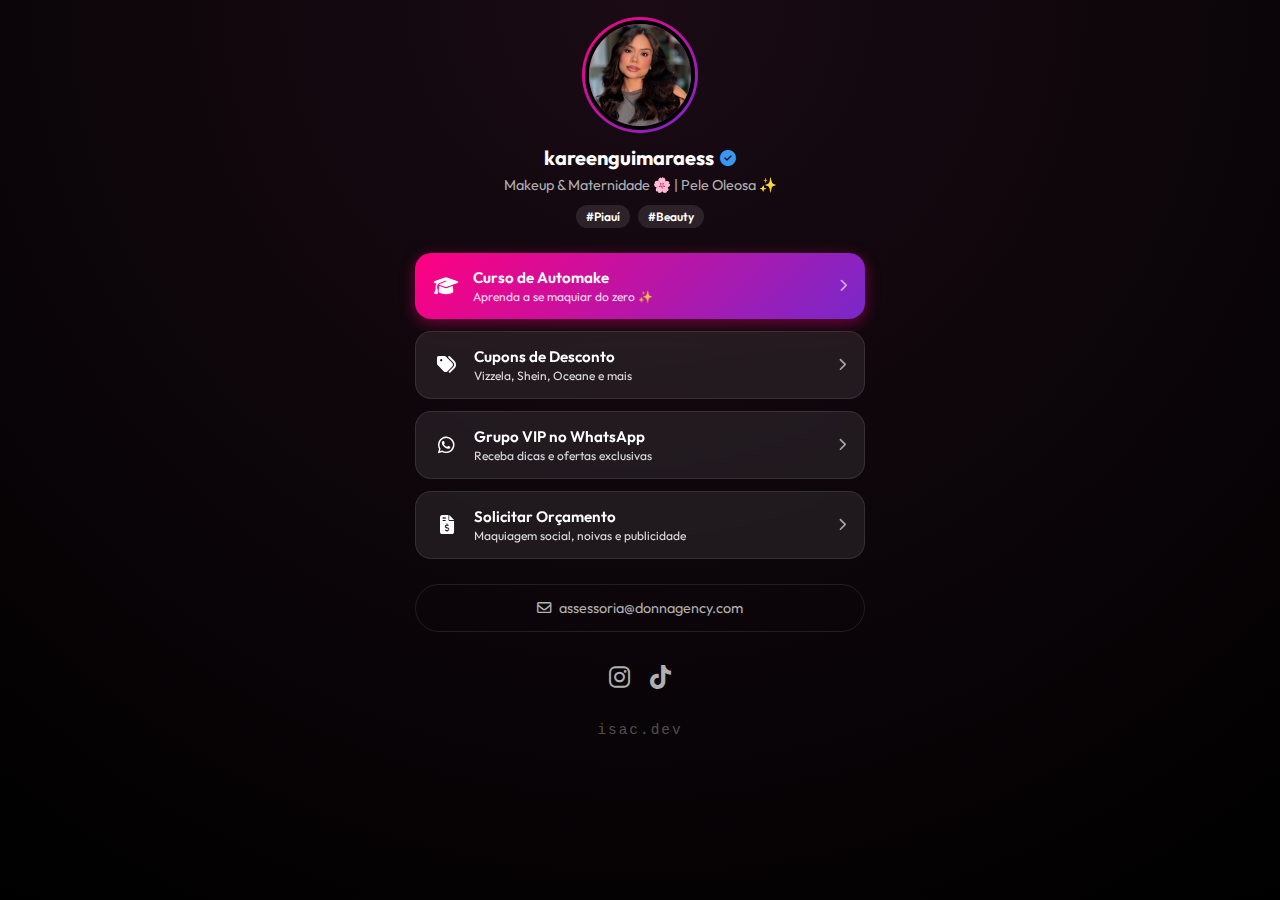
<file: index.html>
<!DOCTYPE html>
<html lang="pt-br">
<head>
    <meta charset="UTF-8">
    <meta name="viewport" content="width=device-width, initial-scale=1.0">
    <title>Kareen Guimarães | Links</title>
    
    <!-- Fontes e Ícones -->
    <link rel="preconnect" href="https://fonts.googleapis.com">
    <link rel="preconnect" href="https://fonts.gstatic.com" crossorigin>
    <link href="https://fonts.googleapis.com/css2?family=Outfit:wght@300;400;600;700&display=swap" rel="stylesheet">
    <link rel="stylesheet" href="https://cdnjs.cloudflare.com/ajax/libs/font-awesome/6.4.0/css/all.min.css">

    <!-- CSS -->
    <link rel="stylesheet" href="style.css">
</head>
<body>

    <div class="glass-container">
        
        <!-- HEADER -->
        <header>
            <div class="profile-wrapper">
                <div class="profile-border-spinner"></div>
                <img src="foto-kareen.jpeg" alt="Kareen" class="profile-pic">
            </div>
            
            <div class="header-info">
                <h1>kareenguimaraess <i class="fas fa-check-circle verified-badge"></i></h1>
                <p class="bio">Makeup & Maternidade 🌸 | Pele Oleosa ✨</p>
                <div class="tags">
                    <span>#Piauí</span>
                    <span>#Beauty</span>
                </div>
            </div>
        </header>

        <!-- LISTA DE LINKS -->
        <section class="link-list">
            
            <!-- Link 1: Curso -->
            <a href="https://pay.kiwify.com.br/nKdAXgQ?utm_source=ig&utm_medium=social&utm_content=link_in_bio&fbclid=PAZXh0bgNhZW0CMTEAc3J0YwZhcHBfaWQMMjU2MjgxMDQwNTU4AAGnuGVA_TRQz99uRVejnlVljNfQ_S00fdITllUK1bYethkhaQ9OUQQqLnrGwQs_aem_NQc7KBsb-d1VcXe-MP3y1g" target="_blank" class="link-card featured-card">
                <div class="card-content">
                    <div class="icon-box"><i class="fas fa-graduation-cap"></i></div>
                    <div class="text-box">
                        <h3>Curso de Automake</h3>
                        <p>Aprenda a se maquiar do zero ✨</p>
                    </div>
                </div>
                <i class="fas fa-chevron-right arrow-icon"></i>
            </a>

            <!-- Link 2: Cupons -->
            <a href="LINK_DOS_CUPONS_AQUI" class="link-card glass-card">
                <div class="card-content">
                    <div class="icon-box"><i class="fas fa-tags"></i></div>
                    <div class="text-box">
                        <h3>Cupons de Desconto</h3>
                        <p>Vizzela, Shein, Oceane e mais</p>
                    </div>
                </div>
                <i class="fas fa-chevron-right arrow-icon"></i>
            </a>

            <!-- Link 3: Grupo VIP -->
            <a href="LINK_DO_GRUPO_WPP" class="link-card glass-card">
                <div class="card-content">
                    <div class="icon-box"><i class="fab fa-whatsapp"></i></div>
                    <div class="text-box">
                        <h3>Grupo VIP no WhatsApp</h3>
                        <p>Receba dicas e ofertas exclusivas</p>
                    </div>
                </div>
                <i class="fas fa-chevron-right arrow-icon"></i>
            </a>
            
            <!-- Link 4: Orçamento -->
            <a href="LINK_PARA_ORCAMENTO" class="link-card glass-card">
                <div class="card-content">
                    <div class="icon-box"><i class="fas fa-file-invoice-dollar"></i></div>
                    <div class="text-box">
                        <h3>Solicitar Orçamento</h3>
                        <p>Maquiagem social, noivas e publicidade</p>
                    </div>
                </div>
                <i class="fas fa-chevron-right arrow-icon"></i>
            </a>

        </section>

        <!-- ÁREA DE CONTATO -->
        <div class="contact-area">
            <button class="glass-btn" id="btn-email">
                <i class="far fa-envelope"></i> assessoria@donnagency.com
            </button>
        </div>

        <!-- REDES SOCIAIS -->
        <footer class="socials">
            <a href="https://instagram.com/kareenguimaraess"><i class="fab fa-instagram"></i></a>
            <a href="https://www.tiktok.com/@kareenguimaraess?_r=1&_t=ZS-935tJiS7KQa"><i class="fab fa-tiktok"></i></a>
        </footer>

        <!-- SEU COPYRIGHT (LINK CLICÁVEL) -->
        <a href="https://isacsampa.github.io/Portiflio-isac.dev/?utm_source=ig&utm_medium=social&utm_content=link_in_bio&fbclid=PAZXh0bgNhZW0CMTEAc3J0YwZhcHBfaWQMMjU2MjgxMDQwNTU4AAGnfa6q-yQshqn4zC10CPSCQsDXoXKj3zUaSF5lcdAYI4iS5yz-0CXkPW9mnoc_aem_fBbkbTdVNnlfnYq1d6Osaw" target="_blank" class="developer-credit">
            isac.dev
        </a>

    </div>

    <!-- TOAST -->
    <div id="toast">E-mail copiado!</div>

    <script src="script.js"></script>
</body>
</html>
</file>
<file: style.css>
:root {
    --bg-dark: #050505;
    --primary-pink: #ff0080;
    --secondary-purple: #7928ca;
    --text-white: #ffffff;
    --text-gray: #b0b0b0;
    --glass-bg: rgba(255, 255, 255, 0.08);
    --glass-border: rgba(255, 255, 255, 0.1);
    --gradient-brand: linear-gradient(135deg, #ff0080, #7928ca);
}

* {
    margin: 0;
    padding: 0;
    box-sizing: border-box;
    font-family: 'Outfit', sans-serif;
    -webkit-tap-highlight-color: transparent; /* Remove clique azul no mobile */
}

/* O BODY GARANTE A CENTRALIZAÇÃO GERAL */
body {
    background: radial-gradient(circle at top, #1a0b14, #000000);
    color: var(--text-white);
    min-height: 100vh;
    display: flex;
    justify-content: center; /* Centraliza Horizontalmente */
    align-items: flex-start; /* Alinha no topo (melhor para scroll no celular) */
    padding: 20px 15px;      /* Espaço nas laterais do celular */
}

/* CONTAINER PRINCIPAL (SIMULA UM APP) */
.glass-container {
    width: 100%;
    max-width: 450px; /* Largura ideal de celular */
    display: flex;
    flex-direction: column;
    align-items: center; /* Centraliza tudo dentro dele */
}

/* --- HEADER --- */
header {
    width: 100%;
    display: flex;
    flex-direction: column;
    align-items: center;
    text-align: center;
    margin-bottom: 25px;
}

.profile-wrapper {
    position: relative;
    width: 110px;
    height: 110px;
    margin-bottom: 15px;
}

.profile-border-spinner {
    position: absolute;
    inset: -3px;
    border-radius: 50%;
    background: var(--gradient-brand);
    z-index: -1;
    animation: spin 6s linear infinite;
}

.profile-pic {
    width: 100%;
    height: 100%;
    border-radius: 50%;
    object-fit: cover;
    border: 4px solid #000; /* Borda interna para contraste */
    background-color: #222;
    display: block;
}

@keyframes spin { 100% { transform: rotate(360deg); } }

.header-info h1 {
    font-size: 1.25rem;
    font-weight: 700;
    margin-bottom: 5px;
    display: flex;
    align-items: center;
    justify-content: center;
    gap: 6px;
}

.verified-badge { color: #3897f0; font-size: 1rem; }

.bio {
    color: var(--text-gray);
    font-size: 0.9rem;
    line-height: 1.4;
    margin-bottom: 10px;
}

.tags {
    display: flex;
    justify-content: center;
    gap: 8px;
}

.tags span {
    background: rgba(255, 255, 255, 0.1);
    padding: 4px 10px;
    border-radius: 20px;
    font-size: 0.75rem;
    font-weight: 600;
}

/* --- DESTAQUES (SCROLL HORIZONTAL) --- */
.highlights-scroll {
    display: flex;
    gap: 15px;
    width: 100%;
    overflow-x: auto;
    padding: 10px 5px 20px;
    justify-content: flex-start; /* Garante scroll no mobile */
    scrollbar-width: none;       /* Esconde barra no Firefox */
}

/* Centraliza os destaques se a tela for grande o suficiente */
@media (min-width: 400px) {
    .highlights-scroll { justify-content: center; }
}

.highlights-scroll::-webkit-scrollbar { display: none; } /* Esconde barra no Chrome/Safari */

.highlight-item {
    display: flex;
    flex-direction: column;
    align-items: center;
    cursor: pointer;
    min-width: 65px;
}

.story-ring {
    width: 60px;
    height: 60px;
    border-radius: 50%;
    background: var(--gradient-brand);
    padding: 2px;
    margin-bottom: 6px;
    display: flex;
    align-items: center;
    justify-content: center;
    font-size: 1.2rem;
    color: #fff;
    transition: transform 0.2s;
}
.story-ring i {
    background: #111;
    width: 100%;
    height: 100%;
    border-radius: 50%;
    display: flex;
    align-items: center;
    justify-content: center;
    border: 2px solid #000;
}

.highlight-item:hover .story-ring { transform: scale(1.05); }
.highlight-item span { font-size: 0.7rem; color: var(--text-gray); }

/* --- LINKS --- */
.link-list {
    width: 100%;
    display: flex;
    flex-direction: column;
    gap: 12px;
}

.link-card {
    display: flex;
    align-items: center;
    justify-content: space-between;
    padding: 15px 18px;
    border-radius: 16px;
    text-decoration: none;
    color: white;
    transition: all 0.3s ease;
}

.glass-card {
    background: var(--glass-bg);
    border: 1px solid var(--glass-border);
    backdrop-filter: blur(10px);
}
.glass-card:hover { background: rgba(255,255,255,0.15); transform: translateY(-2px); }

.featured-card {
    background: var(--gradient-brand);
    border: none;
    box-shadow: 0 4px 15px rgba(255, 0, 128, 0.4);
}
.featured-card:hover { transform: scale(1.02); }

.card-content { display: flex; align-items: center; gap: 15px; }
.icon-box { width: 25px; text-align: center; font-size: 1.2rem; }
.text-box h3 { font-size: 0.95rem; font-weight: 600; margin-bottom: 2px; }
.text-box p { font-size: 0.75rem; opacity: 0.85; }
.arrow-icon { font-size: 0.8rem; opacity: 0.6; }

/* --- CONTATO E FOOTER --- */
.contact-area { width: 100%; margin-top: 25px; }

.glass-btn {
    width: 100%;
    padding: 14px;
    background: transparent;
    border: 1px solid var(--glass-border);
    color: var(--text-gray);
    border-radius: 50px;
    font-size: 0.9rem;
    cursor: pointer;
    display: flex;
    align-items: center;
    justify-content: center;
    gap: 8px;
    transition: 0.3s;
}
.glass-btn:hover { border-color: var(--primary-pink); color: #fff; background: rgba(255,0,128,0.1); }

.socials { margin-top: 30px; display: flex; gap: 20px; }
.socials a { color: var(--text-gray); font-size: 1.5rem; transition: 0.3s; }
.socials a:hover { color: var(--primary-pink); transform: scale(1.1); }

/* --- TOAST --- */
#toast {
    visibility: hidden;
    min-width: 200px;
    background-color: #fff;
    color: #000;
    font-weight: 700;
    text-align: center;
    border-radius: 50px;
    padding: 12px;
    position: fixed;
    z-index: 100;
    bottom: 30px;
    left: 50%;
    transform: translateX(-50%); /* Centraliza perfeitamente o toast */
    box-shadow: 0 5px 15px rgba(0,0,0,0.3);
}
/* --- COPYRIGHT DO DEV --- */
.developer-credit {
    margin-top: 30px;
    margin-bottom: 10px;
    
    /* Fonte estilo código igual ao print */
    font-family: 'Courier New', monospace; 
    font-size: 0.9rem;
    
    /* Cor discreta mas legível */
    color: rgba(255, 255, 255, 0.3); 
    text-decoration: none; /* Remove o sublinhado do link */
    letter-spacing: 2px;   /* Espaçamento entre letras */
    
    transition: all 0.3s ease;
    display: inline-block; /* Garante que o efeito funcione */
}

/* Efeito ao passar o mouse (Neon Rosa) */
.developer-credit:hover {
    color: var(--primary-pink);
    text-shadow: 0 0 8px rgba(255, 0, 128, 0.8);
    transform: scale(1.1);
    letter-spacing: 4px; /* Efeito visual legal ao passar o mouse */
}
#toast.show { visibility: visible; animation: fadein 0.5s, fadeout 0.5s 2.5s; }

@keyframes fadein { from {bottom: 0; opacity: 0;} to {bottom: 30px; opacity: 1;} }
@keyframes fadeout { from {bottom: 30px; opacity: 1;} to {bottom: 0; opacity: 0;} }
/* --- ESTILOS DA PÁGINA DE CUPONS --- */

/* Botão de Voltar */
.back-btn {
    align-self: flex-start;
    margin-bottom: 15px;
    text-decoration: none;
    color: var(--text-gray);
    font-size: 0.9rem;
    display: flex;
    align-items: center;
    gap: 5px;
    transition: 0.3s;
}
.back-btn:hover { color: #fff; transform: translateX(-5px); }

/* Lista de Cupons */
.coupon-list {
    width: 100%;
    display: flex;
    flex-direction: column;
    gap: 12px;
}

.coupon-card {
    background: var(--glass-bg);
    border: 1px solid var(--glass-border);
    border-radius: 12px;
    padding: 15px;
    display: flex;
    align-items: center;
    justify-content: space-between;
    cursor: pointer;
    transition: all 0.3s ease;
    position: relative;
    overflow: hidden;
}

.coupon-card:active { transform: scale(0.98); } /* Efeito de clique */

.coupon-card:hover {
    background: rgba(255, 255, 255, 0.12);
    border-color: var(--primary-pink);
}

.brand-info {
    display: flex;
    align-items: center;
    gap: 10px;
}

.icon-brand {
    font-size: 1.2rem;
    color: var(--primary-pink);
}

.brand-info h3 {
    font-size: 0.95rem;
    font-weight: 600;
    color: #fff;
}

/* Caixa do Código (Visual de Ticket) */
.code-box {
    background: rgba(0, 0, 0, 0.3);
    border: 1px dashed var(--text-gray);
    padding: 5px 12px;
    border-radius: 6px;
    font-family: 'Courier New', monospace;
    font-weight: 700;
    font-size: 0.85rem;
    color: var(--primary-pink);
    letter-spacing: 1px;
}

.coupon-card:hover .code-box {
    background: var(--primary-pink);
    color: #fff;
    border-color: transparent;
}
</file>
